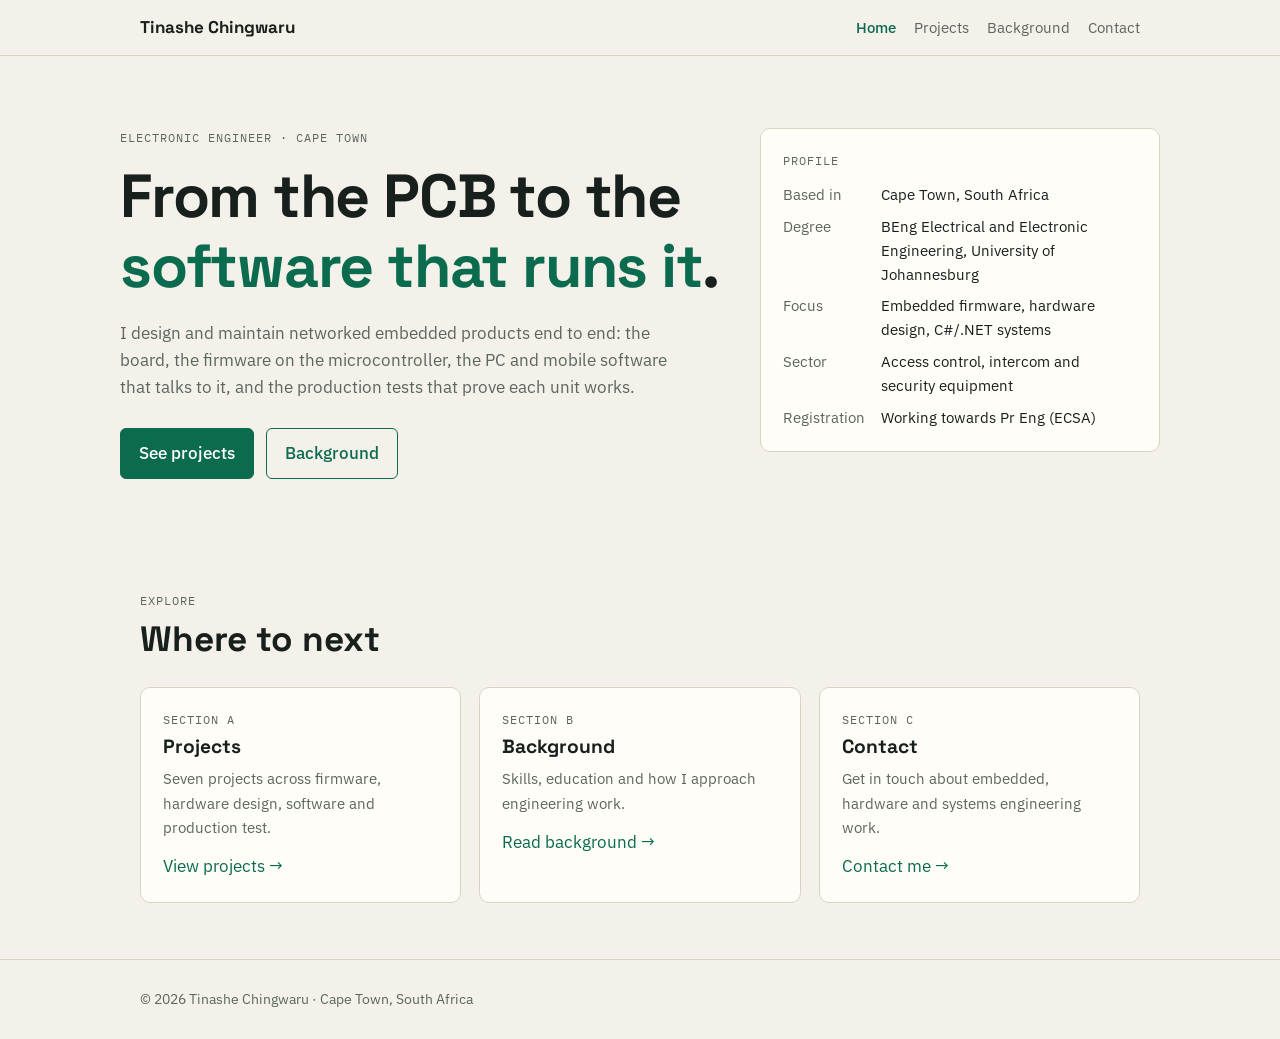
<file: index.html>
<!doctype html>
<html lang="en">
<head>
<meta charset="utf-8">
<meta name="viewport" content="width=device-width, initial-scale=1">
<title>Home | Tinashe Chingwaru</title>
<meta name="description" content="Portfolio of Tinashe Chingwaru, electronic engineer working across embedded firmware, hardware design and C#/.NET systems.">
<link rel="preconnect" href="https://fonts.googleapis.com">
<link href="https://fonts.googleapis.com/css2?family=IBM+Plex+Mono:wght@400;500&family=IBM+Plex+Sans:wght@400;500;600&family=Space+Grotesk:wght@500;700&display=swap" rel="stylesheet">
<link rel="stylesheet" href="style.css">
</head>
<body>
<header><div class="wrap"><nav><a class="brand" href="index.html">Tinashe Chingwaru</a><div class="links"><a href="index.html" class="on" aria-current="page">Home</a><a href="projects.html">Projects</a><a href="background.html">Background</a><a href="contact.html">Contact</a></div></nav></div></header>
<main>
<div class="wrap hero" id="home">
  <div>
    <div class="mono">Electronic engineer · Cape Town</div>
    <h1>From the PCB to the <span>software that runs it</span>.</h1>
    <p>I design and maintain networked embedded products end to end: the board, the firmware on the microcontroller, the PC and mobile software that talks to it, and the production tests that prove each unit works.</p>
    <div class="btns">
      <a class="btn primary" href="projects.html">See projects</a>
      <a class="btn ghost" href="background.html">Background</a>
    </div>
  </div>
  <aside class="card profile">
    <div class="mono">Profile</div>
    <dl>
      <dt>Based in</dt><dd>Cape Town, South Africa</dd>
      <dt>Degree</dt><dd>BEng Electrical and Electronic Engineering, University of Johannesburg</dd>
      <dt>Focus</dt><dd>Embedded firmware, hardware design, C#/.NET systems</dd>
      <dt>Sector</dt><dd>Access control, intercom and security equipment</dd>
      <dt>Registration</dt><dd>Working towards Pr Eng (ECSA)</dd>
    </dl>
  </aside>
</div>
<section><div class="wrap"><div class="mono">Explore</div><h2>Where to next</h2><div class="grid explore">
<a class="card" href="projects.html" style="text-decoration:none;color:inherit"><div class="mono">Section A</div><h3>Projects</h3><p>Seven projects across firmware, hardware design, software and production test.</p><span style="color:var(--accent)">View projects →</span></a>
<a class="card" href="background.html" style="text-decoration:none;color:inherit"><div class="mono">Section B</div><h3>Background</h3><p>Skills, education and how I approach engineering work.</p><span style="color:var(--accent)">Read background →</span></a>
<a class="card" href="contact.html" style="text-decoration:none;color:inherit"><div class="mono">Section C</div><h3>Contact</h3><p>Get in touch about embedded, hardware and systems engineering work.</p><span style="color:var(--accent)">Contact me →</span></a>
</div></div></section>
</main>
<footer><div class="wrap">© 2026 Tinashe Chingwaru · Cape Town, South Africa</div></footer>
</body>
</html>
</file>
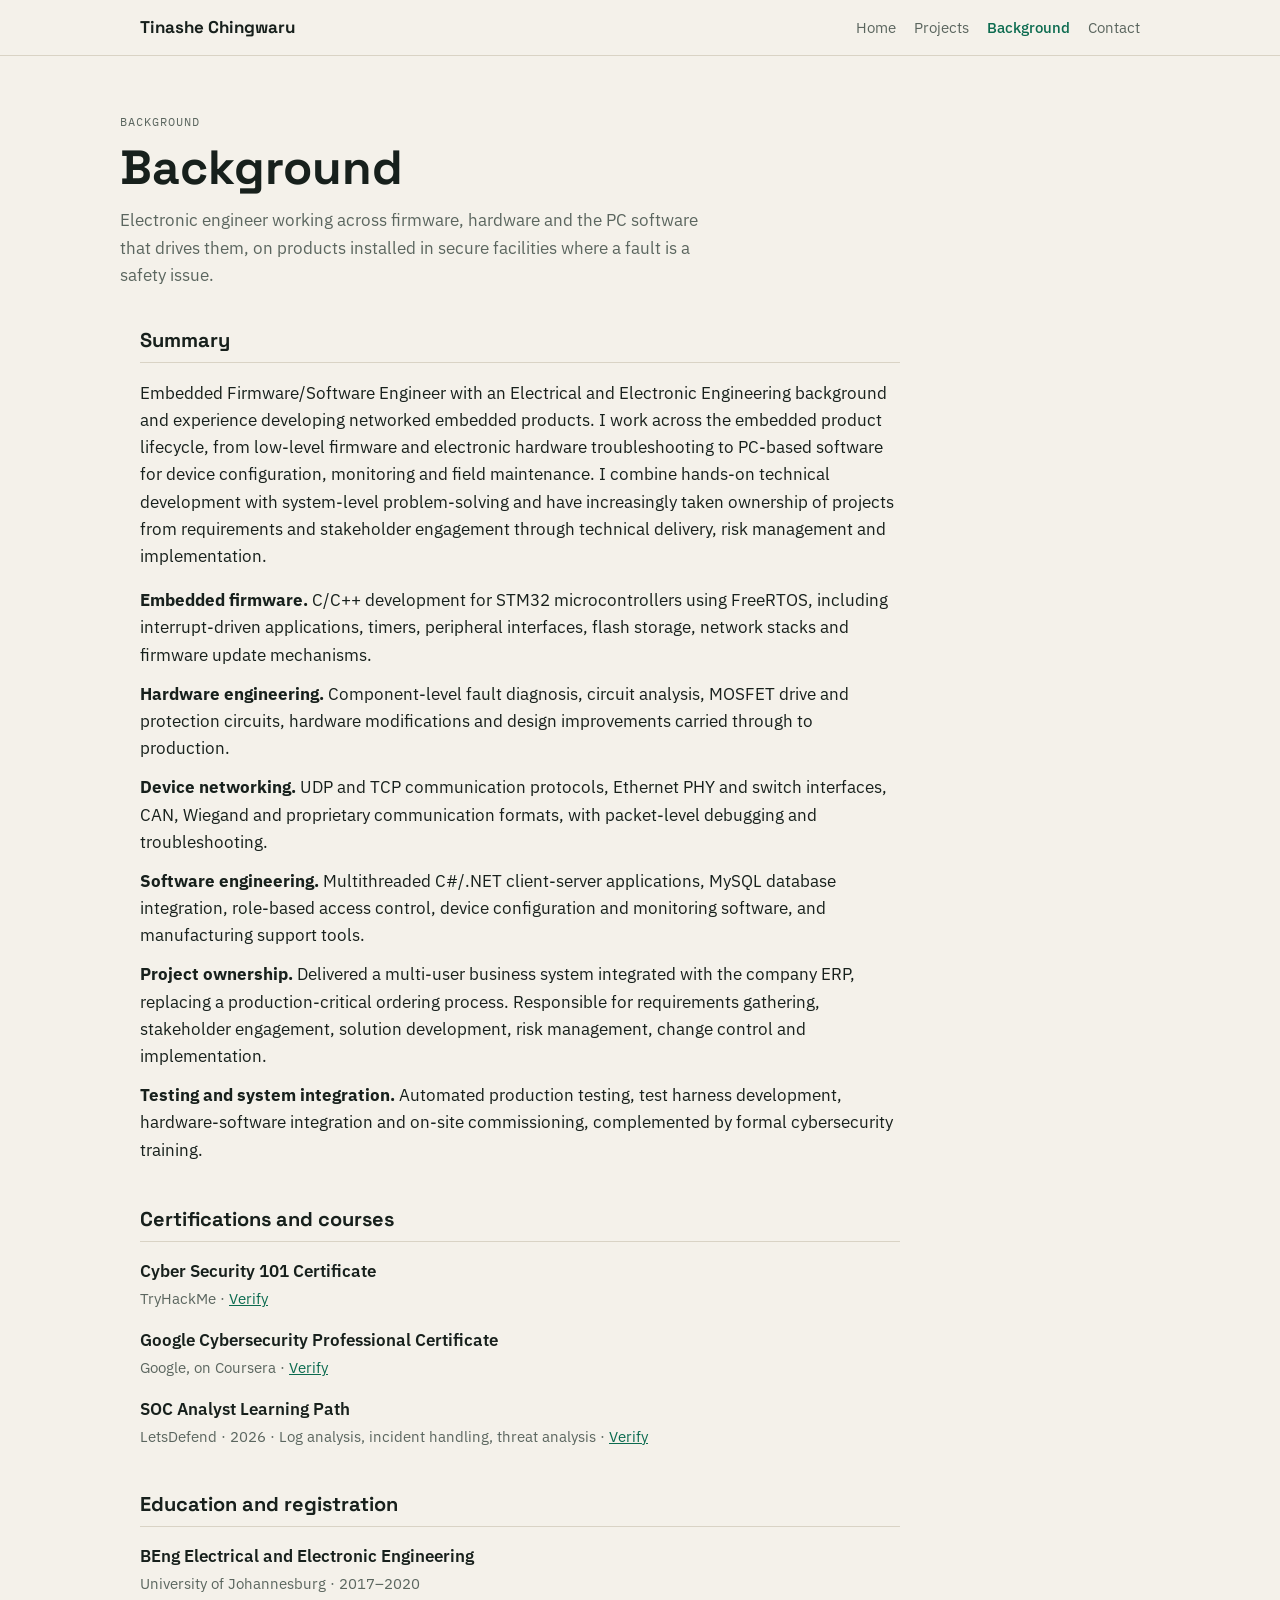
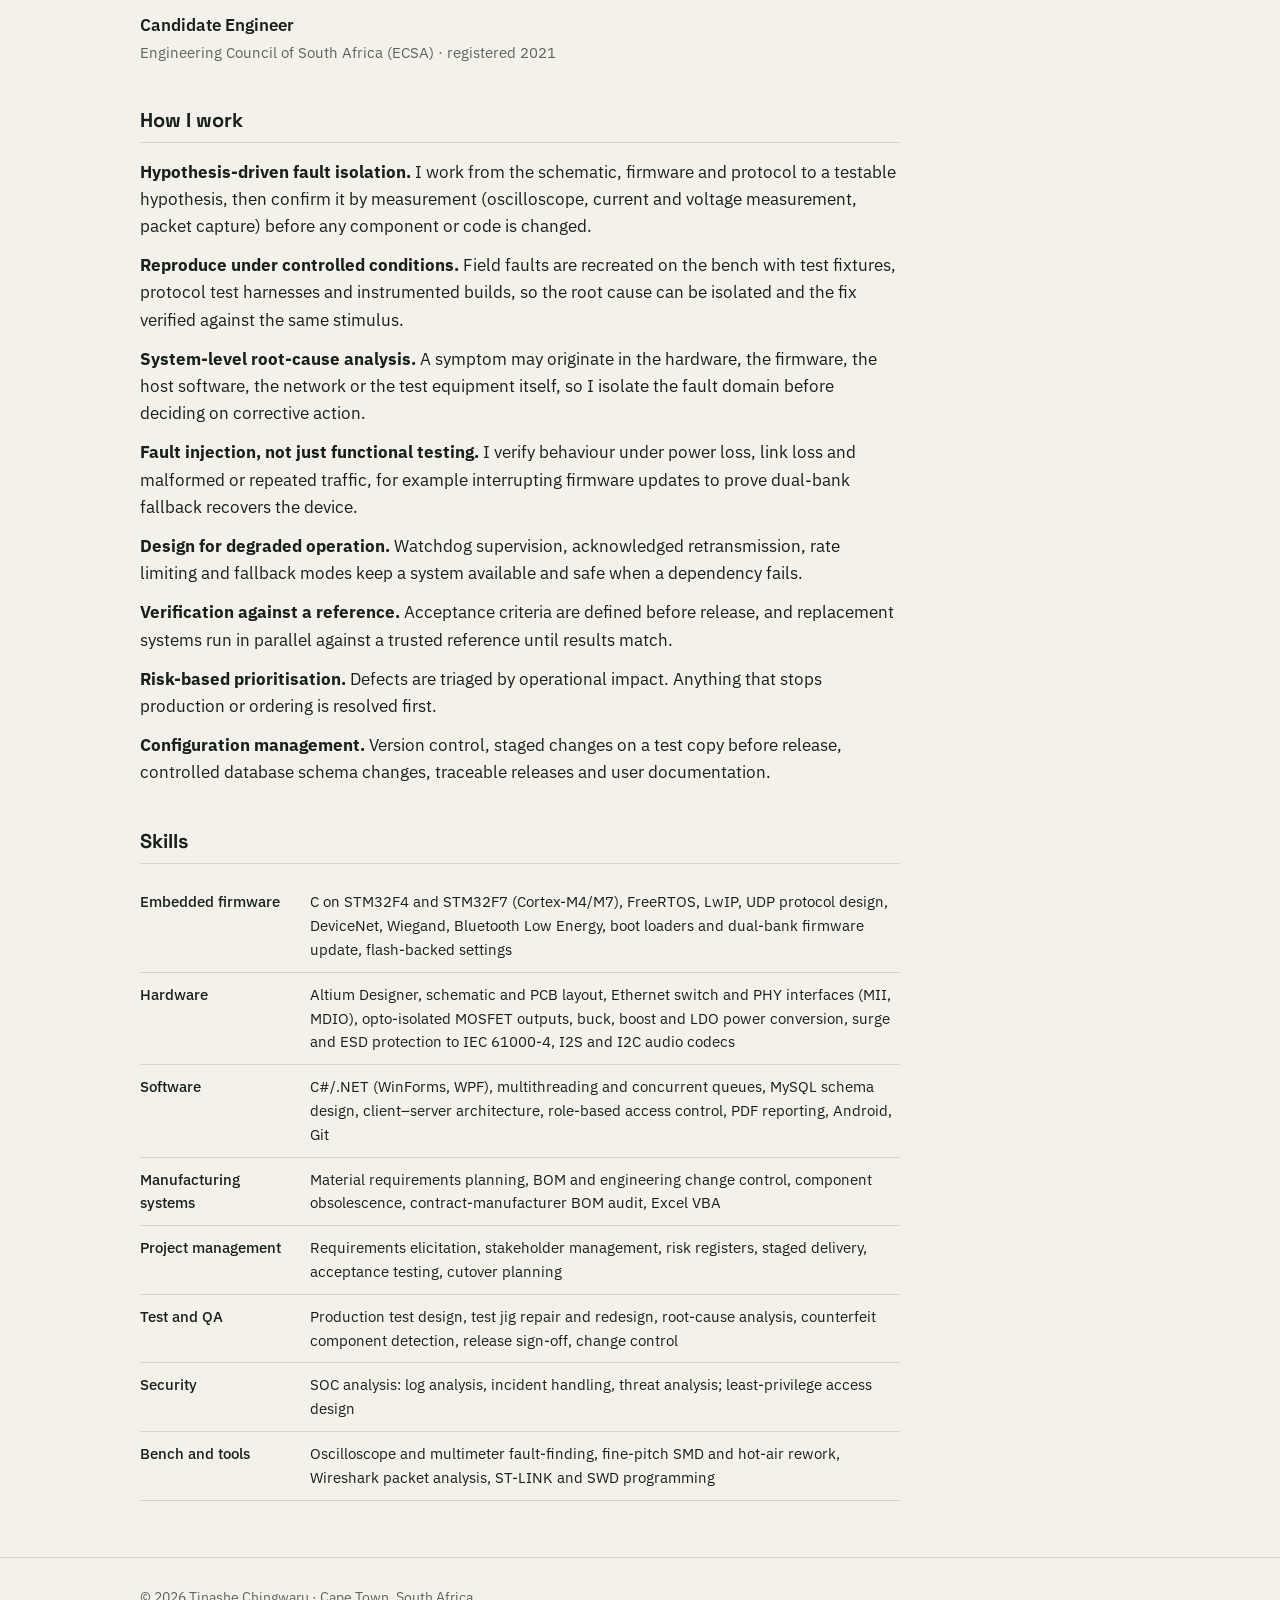
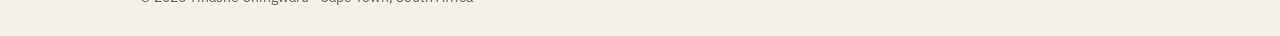
<file: background.html>
<!doctype html>
<html lang="en">
<head>
<meta charset="utf-8">
<meta name="viewport" content="width=device-width, initial-scale=1">
<title>Background | Tinashe Chingwaru</title>
<meta name="description" content="Portfolio of Tinashe Chingwaru, electronic engineer working across embedded firmware, hardware design and C#/.NET systems.">
<link rel="preconnect" href="https://fonts.googleapis.com">
<link href="https://fonts.googleapis.com/css2?family=IBM+Plex+Mono:wght@400;500&family=IBM+Plex+Sans:wght@400;500;600&family=Space+Grotesk:wght@500;700&display=swap" rel="stylesheet">
<link rel="stylesheet" href="style.css">
<style>
  .bg-section { padding-top: 40px; }
  .bg { max-width: 760px; }
  .bg .block + .block { margin-top: 44px; }
  .bg h2 { font-size: 1.25rem; margin: 0 0 16px; padding-bottom: 10px; border-bottom: 1px solid var(--line); }
  .entry + .entry { margin-top: 16px; }
  .entry .name { font-weight: 600; }
  .entry .meta { color: var(--muted); font-size: .93rem; margin-top: 2px; }
  .bg ul.plain { list-style: none; padding: 0; margin: 0; }
  .bg ul.plain li + li { margin-top: 12px; }
  .bg td:first-child { width: 170px; color: var(--ink); font-weight: 500; }
  @media (max-width: 560px) {
    .bg td { display: block; width: auto; border: 0; padding: 0; }
    .bg td:first-child { padding-top: 14px; }
    .bg tr { display: block; border-bottom: 1px solid var(--line); padding-bottom: 12px; }
  }
</style>
</head>
<body>
<header><div class="wrap"><nav><a class="brand" href="index.html">Tinashe Chingwaru</a><div class="links"><a href="index.html">Home</a><a href="projects.html">Projects</a><a href="background.html" class="on" aria-current="page">Background</a><a href="contact.html">Contact</a></div></nav></div></header>
<main>
<div class="wrap page-head"><div class="mono">Background</div><h1>Background</h1><p>Electronic engineer working across firmware, hardware and the PC software that drives them, on products installed in secure facilities where a fault is a safety issue.</p></div>

<section class="bg-section"><div class="wrap"><div class="bg">

<div class="block">
    <h2>Summary</h2>
    <p>Embedded Firmware/Software Engineer with an Electrical and Electronic Engineering background and experience developing networked embedded products. I work across the embedded product lifecycle, from low-level firmware and electronic hardware troubleshooting to PC-based software for device configuration, monitoring and field maintenance. I combine hands-on technical development with system-level problem-solving and have increasingly taken ownership of projects from requirements and stakeholder engagement through technical delivery, risk management and implementation.</p>
    <ul class="plain" style="margin-top:16px">
      <li><strong>Embedded firmware.</strong> C/C++ development for STM32 microcontrollers using FreeRTOS, including interrupt-driven applications, timers, peripheral interfaces, flash storage, network stacks and firmware update mechanisms.</li>
      <li><strong>Hardware engineering.</strong> Component-level fault diagnosis, circuit analysis, MOSFET drive and protection circuits, hardware modifications and design improvements carried through to production.</li>
      <li><strong>Device networking.</strong> UDP and TCP communication protocols, Ethernet PHY and switch interfaces, CAN, Wiegand and proprietary communication formats, with packet-level debugging and troubleshooting.</li>
      <li><strong>Software engineering.</strong> Multithreaded C#/.NET client-server applications, MySQL database integration, role-based access control, device configuration and monitoring software, and manufacturing support tools.</li>
      <li><strong>Project ownership.</strong> Delivered a multi-user business system integrated with the company ERP, replacing a production-critical ordering process. Responsible for requirements gathering, stakeholder engagement, solution development, risk management, change control and implementation.</li>
      <li><strong>Testing and system integration.</strong> Automated production testing, test harness development, hardware-software integration and on-site commissioning, complemented by formal cybersecurity training.</li>
    </ul>
</div>

  <div class="block">
    <h2>Certifications and courses</h2>
    <div class="entry">
      <div class="name">Cyber Security 101 Certificate</div>
      <div class="meta">TryHackMe · <a href="https://tryhackme.com/certificate/THM-AYOXTJOSTR" target="_blank" rel="noopener">Verify</a></div>
    </div>
    
    <div class="entry">
      <div class="name">Google Cybersecurity Professional Certificate</div>
      <div class="meta">Google, on Coursera · <a href="https://www.coursera.org/account/accomplishments/specialization/LNMT3Y32QI1O" target="_blank" rel="noopener">Verify</a></div>
    </div>
    <div class="entry">
      <div class="name">SOC Analyst Learning Path</div>
      <div class="meta">LetsDefend · 2026 · Log analysis, incident handling, threat analysis · <a href="https://app.letsdefend.io/certificate/show/6c3ce4e1-76dd-49f5-acb4-a8f406735728" target="_blank" rel="noopener">Verify</a></div>
    </div>
  </div>

  <div class="block">
    <h2>Education and registration</h2>
    <div class="entry">
      <div class="name">BEng Electrical and Electronic Engineering</div>
      <div class="meta">University of Johannesburg · 2017–2020</div>
    </div>
    <div class="entry">
      <div class="name">Candidate Engineer</div>
      <div class="meta">Engineering Council of South Africa (ECSA) · registered 2021</div>
    </div>
  </div>

  <div class="block">
    <h2>How I work</h2>
    <ul class="plain">
      <li><strong>Hypothesis-driven fault isolation.</strong> I work from the schematic, firmware and protocol to a testable hypothesis, then confirm it by measurement (oscilloscope, current and voltage measurement, packet capture) before any component or code is changed.</li>
      <li><strong>Reproduce under controlled conditions.</strong> Field faults are recreated on the bench with test fixtures, protocol test harnesses and instrumented builds, so the root cause can be isolated and the fix verified against the same stimulus.</li>
      <li><strong>System-level root-cause analysis.</strong> A symptom may originate in the hardware, the firmware, the host software, the network or the test equipment itself, so I isolate the fault domain before deciding on corrective action.</li>
      <li><strong>Fault injection, not just functional testing.</strong> I verify behaviour under power loss, link loss and malformed or repeated traffic, for example interrupting firmware updates to prove dual-bank fallback recovers the device.</li>
      <li><strong>Design for degraded operation.</strong> Watchdog supervision, acknowledged retransmission, rate limiting and fallback modes keep a system available and safe when a dependency fails.</li>
      <li><strong>Verification against a reference.</strong> Acceptance criteria are defined before release, and replacement systems run in parallel against a trusted reference until results match.</li>
      <li><strong>Risk-based prioritisation.</strong> Defects are triaged by operational impact. Anything that stops production or ordering is resolved first.</li>
      <li><strong>Configuration management.</strong> Version control, staged changes on a test copy before release, controlled database schema changes, traceable releases and user documentation.</li>
    </ul>
  </div>

  <div class="block">
    <h2>Skills</h2>
    <table>
      <tr><td>Embedded firmware</td><td>C on STM32F4 and STM32F7 (Cortex-M4/M7), FreeRTOS, LwIP, UDP protocol design, DeviceNet, Wiegand, Bluetooth Low Energy, boot loaders and dual-bank firmware update, flash-backed settings</td></tr>
      <tr><td>Hardware</td><td>Altium Designer, schematic and PCB layout, Ethernet switch and PHY interfaces (MII, MDIO), opto-isolated MOSFET outputs, buck, boost and LDO power conversion, surge and ESD protection to IEC 61000-4, I2S and I2C audio codecs</td></tr>
      <tr><td>Software</td><td>C#/.NET (WinForms, WPF), multithreading and concurrent queues, MySQL schema design, client–server architecture, role-based access control, PDF reporting, Android, Git</td></tr>
      <tr><td>Manufacturing systems</td><td>Material requirements planning, BOM and engineering change control, component obsolescence, contract-manufacturer BOM audit, Excel VBA</td></tr>
      <tr><td>Project management</td><td>Requirements elicitation, stakeholder management, risk registers, staged delivery, acceptance testing, cutover planning</td></tr>
      <tr><td>Test and QA</td><td>Production test design, test jig repair and redesign, root-cause analysis, counterfeit component detection, release sign-off, change control</td></tr>
      <tr><td>Security</td><td>SOC analysis: log analysis, incident handling, threat analysis; least-privilege access design</td></tr>
      <tr><td>Bench and tools</td><td>Oscilloscope and multimeter fault-finding, fine-pitch SMD and hot-air rework, Wireshark packet analysis, ST-LINK and SWD programming</td></tr>
    </table>
  </div>

  <!-- CV: upload your CV as cv.pdf next to this file, then remove these comment marks:
  <p style="margin-top:32px"><a class="btn ghost" href="cv.pdf" download>Download CV</a></p>
  -->

</div></div></section>
</main>
<footer><div class="wrap">© 2026 Tinashe Chingwaru · Cape Town, South Africa</div></footer>
</body>
</html>
</file>
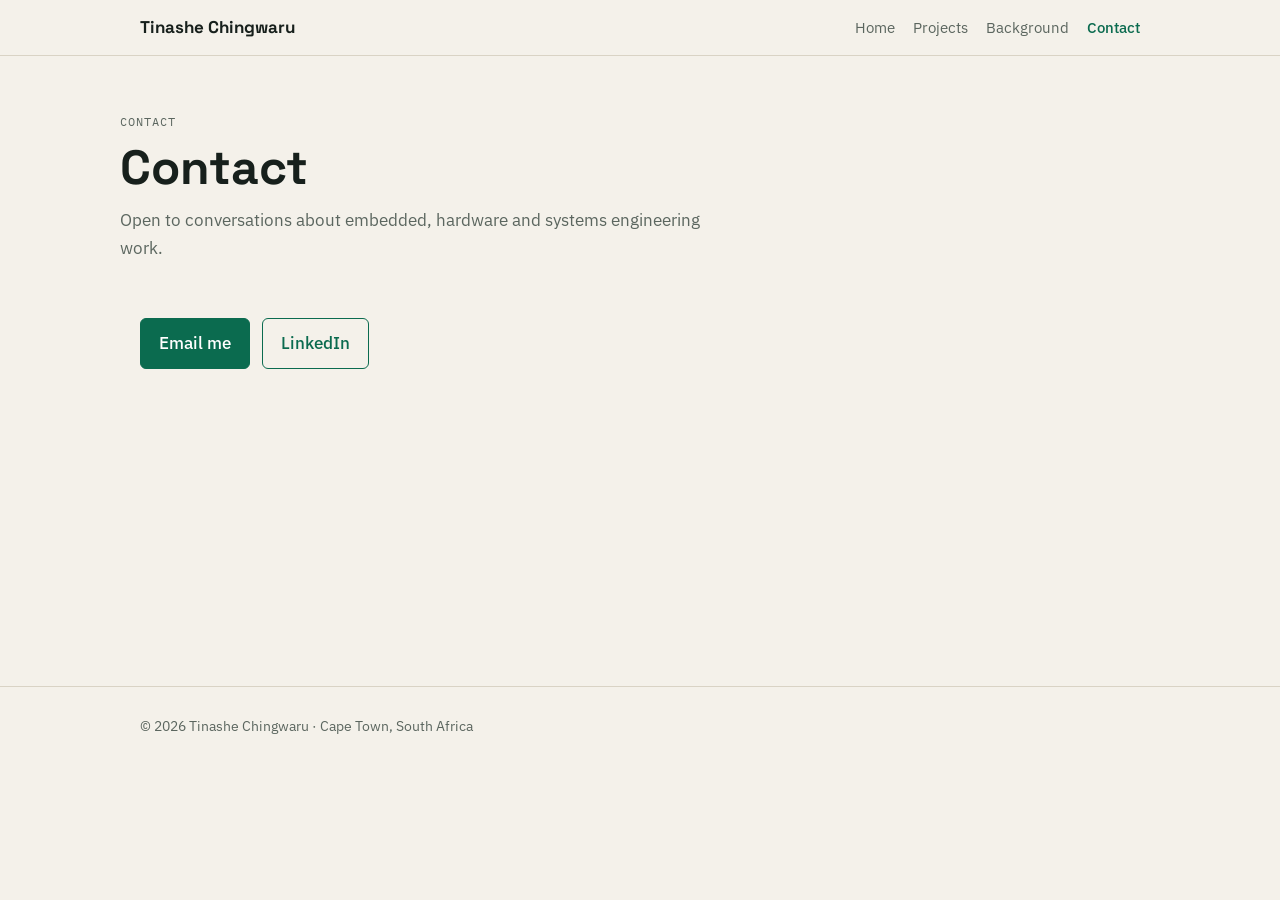
<file: contact.html>
<!doctype html>
<html lang="en">
<head>
<meta charset="utf-8">
<meta name="viewport" content="width=device-width, initial-scale=1">
<title>Contact | Tinashe Chingwaru</title>
<meta name="description" content="Portfolio of Tinashe Chingwaru, electronic engineer working across embedded firmware, hardware design and C#/.NET systems.">
<link rel="preconnect" href="https://fonts.googleapis.com">
<link href="https://fonts.googleapis.com/css2?family=IBM+Plex+Mono:wght@400;500&family=IBM+Plex+Sans:wght@400;500;600&family=Space+Grotesk:wght@500;700&display=swap" rel="stylesheet">
<link rel="stylesheet" href="style.css">
</head>
<body>
<header><div class="wrap"><nav><a class="brand" href="index.html">Tinashe Chingwaru</a><div class="links"><a href="index.html">Home</a><a href="projects.html">Projects</a><a href="background.html">Background</a><a href="contact.html" class="on" aria-current="page">Contact</a></div></nav></div></header>
<main>
<div class="wrap page-head"><div class="mono">Contact</div><h1>Contact</h1><p>Open to conversations about embedded, hardware and systems engineering work.</p></div>
<section><div class="wrap">
    
    
    <div class="btns">
      <!-- Replace the two links below with your own -->
      <a class="btn primary" href="mailto:YOUR-EMAIL">Email me</a>
      <a class="btn ghost" href="https://www.linkedin.com/in/tinashe-chingwaru-0801351aa">LinkedIn</a>
    </div>
  </div></section>
</main>
<footer><div class="wrap">© 2026 Tinashe Chingwaru · Cape Town, South Africa</div></footer>
</body>
</html>
</file>
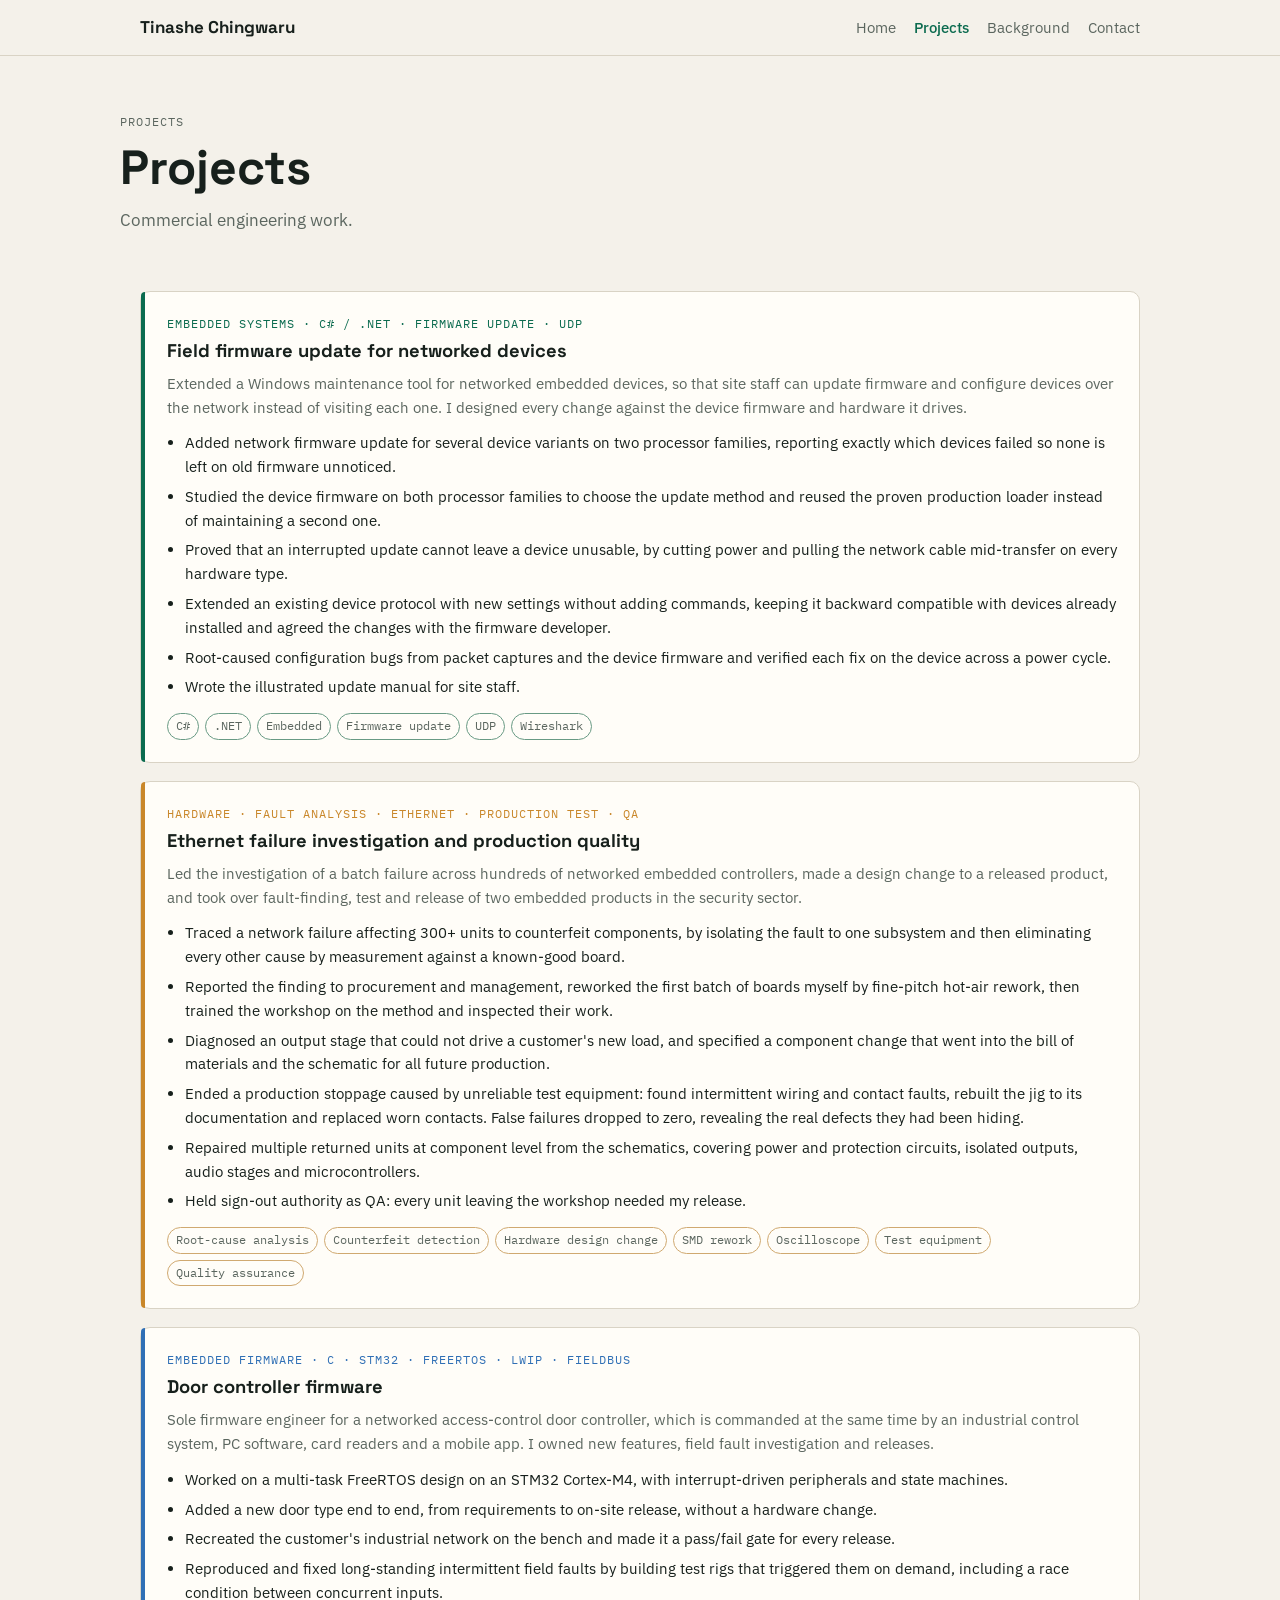
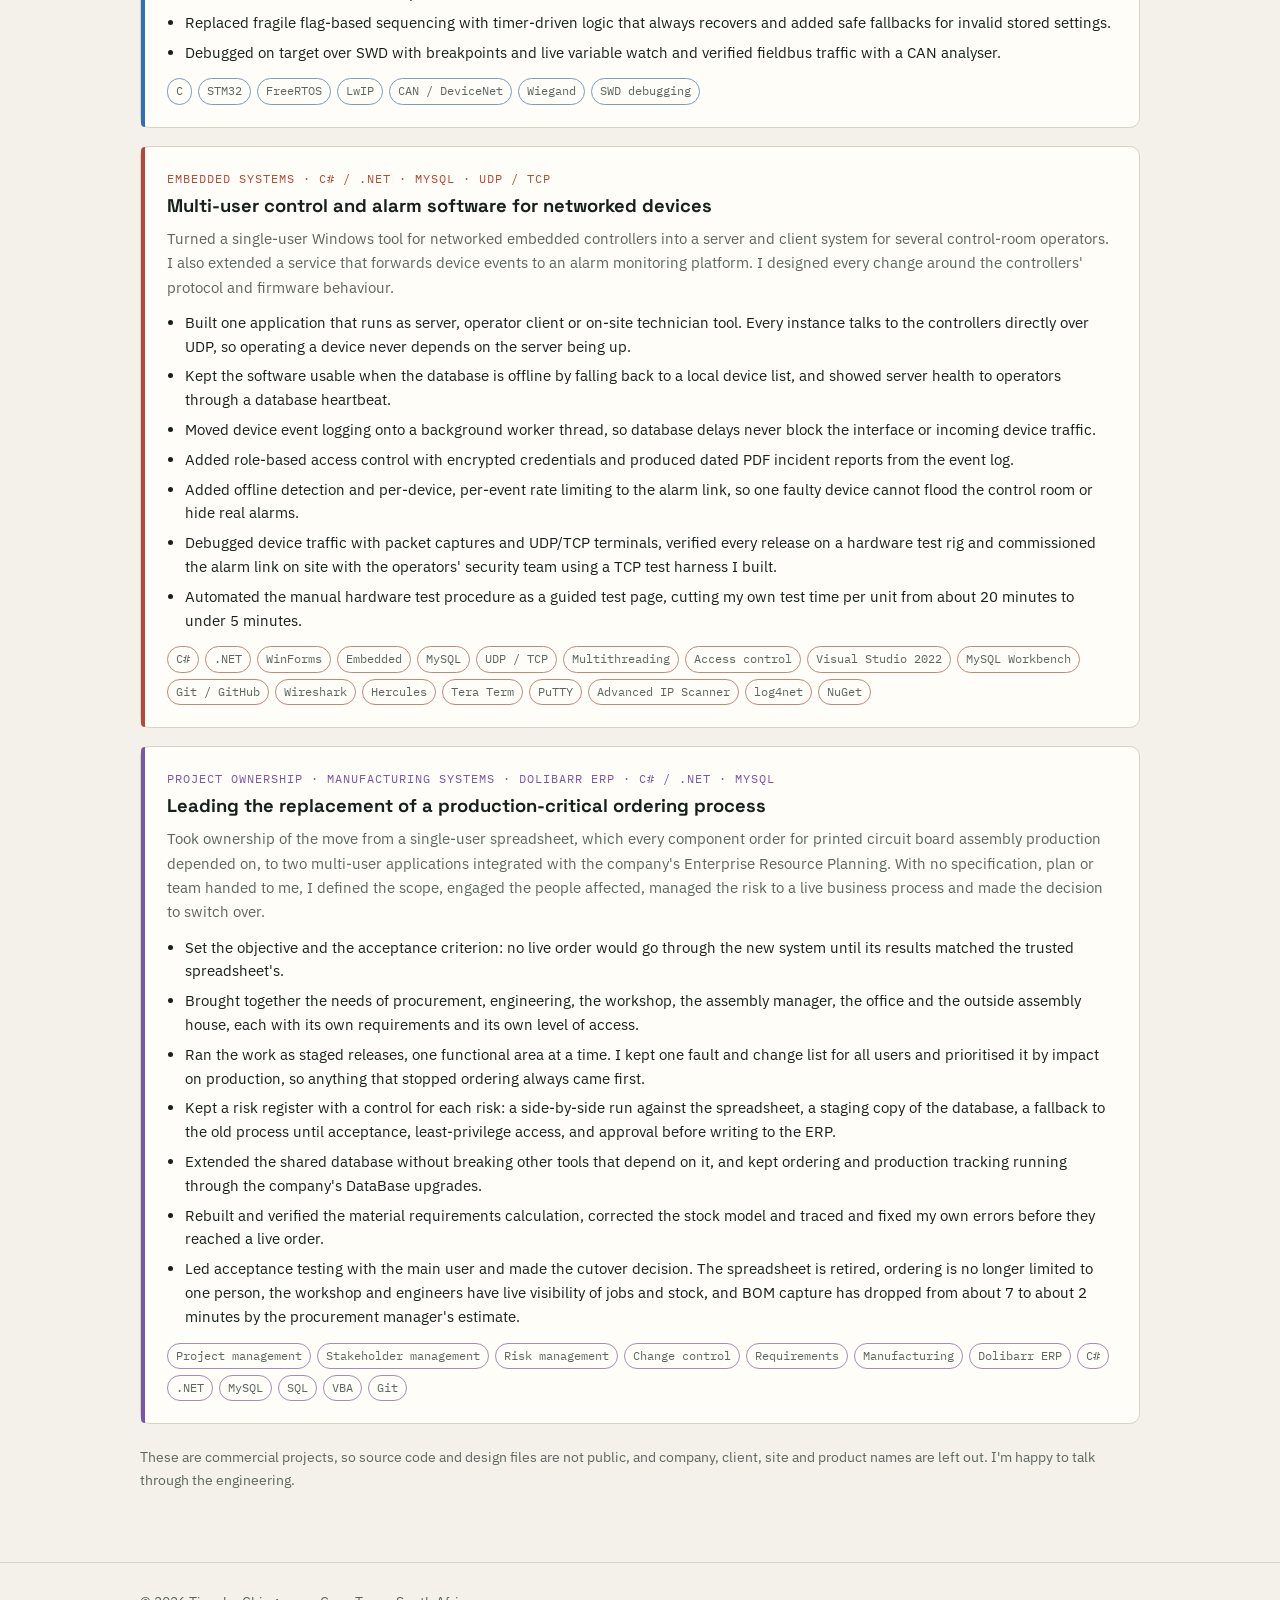
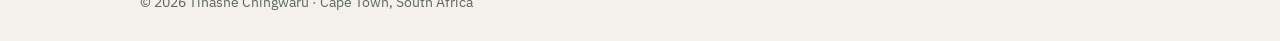
<file: projects.html>
<!doctype html>
<html lang="en">
<head>
<meta charset="utf-8">
<meta name="viewport" content="width=device-width, initial-scale=1">
<title>Projects | Tinashe Chingwaru</title>
<meta name="description" content="Portfolio of Tinashe Chingwaru, electronic engineer working across embedded firmware, hardware design and C#/.NET systems.">
<link rel="preconnect" href="https://fonts.googleapis.com">
<link rel="preconnect" href="https://fonts.gstatic.com" crossorigin>
<link href="https://fonts.googleapis.com/css2?family=IBM+Plex+Mono:wght@400;500&family=IBM+Plex+Sans:wght@400;500;600&family=Space+Grotesk:wght@500;700&display=swap" rel="stylesheet">
<link rel="stylesheet" href="style.css">
</head>
<body>
<header><div class="wrap"><nav><a class="brand" href="index.html">Tinashe Chingwaru</a><div class="links"><a href="index.html">Home</a><a href="projects.html" class="on" aria-current="page">Projects</a><a href="background.html">Background</a><a href="contact.html">Contact</a></div></nav></div></header>
<main>
<div class="wrap page-head"><div class="mono">Projects</div><h1>Projects</h1><p>Commercial engineering work.</p></div>
<section><div class="wrap">

    <div class="grid" style="display:grid; grid-template-columns:1fr;">

        <article class="card proj">
        <div class="mono">Embedded systems · C# / .NET · Firmware update · UDP</div>
        <h3>Field firmware update for networked devices</h3>
        <p>Extended a Windows maintenance tool for networked embedded devices, so that site staff can update firmware and configure devices over the network instead of visiting each one. I designed every change against the device firmware and hardware it drives.</p>
        <ul>
          <li>Added network firmware update for several device variants on two processor families, reporting exactly which devices failed so none is left on old firmware unnoticed.</li>
          <li>Studied the device firmware on both processor families to choose the update method and reused the proven production loader instead of maintaining a second one.</li>
          <li>Proved that an interrupted update cannot leave a device unusable, by cutting power and pulling the network cable mid-transfer on every hardware type.</li>
          <li>Extended an existing device protocol with new settings without adding commands, keeping it backward compatible with devices already installed and agreed the changes with the firmware developer.</li>
          <li>Root-caused configuration bugs from packet captures and the device firmware and verified each fix on the device across a power cycle.</li>
          <li>Wrote the illustrated update manual for site staff.</li>
        </ul>
        <div class="tags"><span>C#</span><span>.NET</span><span>Embedded</span><span>Firmware update</span><span>UDP</span><span>Wireshark</span></div>
      </article>
        
    <article class="card proj">
        <div class="mono">Hardware · Fault analysis · Ethernet · Production test · QA</div>
        <h3>Ethernet failure investigation and production quality</h3>
        <p>Led the investigation of a batch failure across hundreds of networked embedded controllers, made a design change to a released product, and took over fault-finding, test and release of two embedded products in the security sector.</p>
        <ul>
          <li>Traced a network failure affecting 300+ units to counterfeit components, by isolating the fault to one subsystem and then eliminating every other cause by measurement against a known-good board.</li>
          <li>Reported the finding to procurement and management, reworked the first batch of boards myself by fine-pitch hot-air rework, then trained the workshop on the method and inspected their work.</li>
          <li>Diagnosed an output stage that could not drive a customer's new load, and specified a component change that went into the bill of materials and the schematic for all future production.</li>
          <li>Ended a production stoppage caused by unreliable test equipment: found intermittent wiring and contact faults, rebuilt the jig to its documentation and replaced worn contacts. False failures dropped to zero, revealing the real defects they had been hiding.</li>
          <li>Repaired multiple returned units at component level from the schematics, covering power and protection circuits, isolated outputs, audio stages and microcontrollers.</li>
          <li>Held sign-out authority as QA: every unit leaving the workshop needed my release.</li>
        </ul>
        <div class="tags"><span>Root-cause analysis</span><span>Counterfeit detection</span><span>Hardware design change</span><span>SMD rework</span><span>Oscilloscope</span><span>Test equipment</span><span>Quality assurance</span></div>
      </article>

        <article class="card proj">
        <div class="mono">Embedded firmware · C · STM32 · FreeRTOS · LwIP · Fieldbus</div>
        <h3>Door controller firmware</h3>
        <p>Sole firmware engineer for a networked access-control door controller, which is commanded at the same time by an industrial control system, PC software, card readers and a mobile app. I owned new features, field fault investigation and releases.</p>
        <ul>
          <li>Worked on a multi-task FreeRTOS design on an STM32 Cortex-M4, with interrupt-driven peripherals and state machines.</li>
          <li>Added a new door type end to end, from requirements to on-site release, without a hardware change.</li>
          <li>Recreated the customer's industrial network on the bench and made it a pass/fail gate for every release.</li>
          <li>Reproduced and fixed long-standing intermittent field faults by building test rigs that triggered them on demand, including a race condition between concurrent inputs.</li>
          <li>Replaced fragile flag-based sequencing with timer-driven logic that always recovers and added safe fallbacks for invalid stored settings.</li>
          <li>Debugged on target over SWD with breakpoints and live variable watch and verified fieldbus traffic with a CAN analyser.</li>
        </ul>
        <div class="tags"><span>C</span><span>STM32</span><span>FreeRTOS</span><span>LwIP</span><span>CAN / DeviceNet</span><span>Wiegand</span><span>SWD debugging</span></div>
      </article>
        
    <article class="card proj">
        <div class="mono">Embedded systems · C# / .NET · MySQL · UDP / TCP</div>
        <h3>Multi-user control and alarm software for networked devices</h3>
        <p>Turned a single-user Windows tool for networked embedded controllers into a server and client system for several control-room operators. I also extended a service that forwards device events to an alarm monitoring platform. I designed every change around the controllers' protocol and firmware behaviour.</p>
        <ul>
          <li>Built one application that runs as server, operator client or on-site technician tool. Every instance talks to the controllers directly over UDP, so operating a device never depends on the server being up.</li>
          <li>Kept the software usable when the database is offline by falling back to a local device list, and showed server health to operators through a database heartbeat.</li>
          <li>Moved device event logging onto a background worker thread, so database delays never block the interface or incoming device traffic.</li>
          <li>Added role-based access control with encrypted credentials and produced dated PDF incident reports from the event log.</li>
          <li>Added offline detection and per-device, per-event rate limiting to the alarm link, so one faulty device cannot flood the control room or hide real alarms.</li>
          <li>Debugged device traffic with packet captures and UDP/TCP terminals, verified every release on a hardware test rig and commissioned the alarm link on site with the operators' security team using a TCP test harness I built.</li>
          <li>Automated the manual hardware test procedure as a guided test page, cutting my own test time per unit from about 20 minutes to under 5 minutes.</li>
        </ul>
        <div class="tags"><span>C#</span><span>.NET</span><span>WinForms</span><span>Embedded</span><span>MySQL</span><span>UDP / TCP</span><span>Multithreading</span><span>Access control</span><span>Visual Studio 2022</span><span>MySQL Workbench</span><span>Git / GitHub</span><span>Wireshark</span><span>Hercules</span><span>Tera Term</span><span>PuTTY</span><span>Advanced IP Scanner</span><span>log4net</span><span>NuGet</span></div>
      </article>
        
        <article class="card proj">
        <div class="mono">Project ownership · Manufacturing systems · Dolibarr ERP · C# / .NET · MySQL</div>
        <h3>Leading the replacement of a production-critical ordering process</h3>
        <p>Took ownership of the move from a single-user spreadsheet, which every component order for printed circuit board assembly production depended on, to two multi-user applications integrated with the company's Enterprise Resource Planning. With no specification, plan or team handed to me, I defined the scope, engaged the people affected, managed the risk to a live business process and made the decision to switch over.</p>
        <ul>
          <li>Set the objective and the acceptance criterion: no live order would go through the new system until its results matched the trusted spreadsheet's.</li>
          <li>Brought together the needs of procurement, engineering, the workshop, the assembly manager, the office and the outside assembly house, each with its own requirements and its own level of access.</li>
          <li>Ran the work as staged releases, one functional area at a time. I kept one fault and change list for all users and prioritised it by impact on production, so anything that stopped ordering always came first.</li>
          <li>Kept a risk register with a control for each risk: a side-by-side run against the spreadsheet, a staging copy of the database, a fallback to the old process until acceptance, least-privilege access, and approval before writing to the ERP.</li>
          <li>Extended the shared database without breaking other tools that depend on it, and kept ordering and production tracking running through the company's DataBase upgrades.</li>
          <li>Rebuilt and verified the material requirements calculation, corrected the stock model and traced and fixed my own errors before they reached a live order.</li>
          <li>Led acceptance testing with the main user and made the cutover decision. The spreadsheet is retired, ordering is no longer limited to one person, the workshop and engineers have live visibility of jobs and stock, and BOM capture has dropped from about 7 to about 2 minutes by the procurement manager's estimate.</li>
        </ul>
        <div class="tags"><span>Project management</span><span>Stakeholder management</span><span>Risk management</span><span>Change control</span><span>Requirements</span><span>Manufacturing</span><span>Dolibarr ERP</span><span>C#</span><span>.NET</span><span>MySQL</span><span>SQL</span><span>VBA</span><span>Git</span></div>
      </article>
    </div>
    <p class="note">These are commercial projects, so source code and design files are not public, and company, client, site and product names are left out. I'm happy to talk through the engineering.</p>
  </div></section>
</main>
<footer><div class="wrap">© 2026 Tinashe Chingwaru · Cape Town, South Africa</div></footer>
</body>
</html>
</file>
<file: style.css>
:root{
  --bg:#f4f1ea; --surface:#fffdf8; --ink:#17201c; --muted:#5b665f;
  --line:#d9d3c5; --accent:#0b6b4f; --accent-ink:#ffffff; --trace:#c9872a;
}
@media (prefers-color-scheme: dark){
  :root{
    --bg:#0f1512; --surface:#161e1a; --ink:#e9efe9; --muted:#9aa79f;
    --line:#27332d; --accent:#3fc79a; --accent-ink:#06120d; --trace:#e0a54a;
  }
}
*{box-sizing:border-box}
html{scroll-behavior:smooth}
body{margin:0;background:var(--bg);color:var(--ink);font:400 17px/1.6 "IBM Plex Sans",system-ui,sans-serif}
a{color:var(--accent)}
.wrap{max-width:1040px;margin:0 auto;padding:0 20px}
.mono{font-family:"IBM Plex Mono",ui-monospace,monospace;font-size:.78rem;letter-spacing:.08em;text-transform:uppercase;color:var(--muted)}
h1,h2,h3{font-family:"Space Grotesk",sans-serif;line-height:1.15;margin:0}
header{position:sticky;top:0;z-index:5;background:color-mix(in srgb,var(--bg) 88%,transparent);backdrop-filter:blur(8px);border-bottom:1px solid var(--line)}
nav{display:flex;align-items:center;justify-content:space-between;gap:12px;padding:14px 0;flex-wrap:wrap}
.brand{font-family:"Space Grotesk",sans-serif;font-weight:700;color:var(--ink);text-decoration:none}
.links{display:flex;gap:18px;flex-wrap:wrap}
.links a{color:var(--muted);text-decoration:none;font-size:.95rem}
.links a:hover,.links a:focus-visible{color:var(--accent)}
.hero{display:grid;grid-template-columns:1.5fr 1fr;gap:40px;padding:72px 0 56px;align-items:start}
.hero h1{font-size:clamp(2.2rem,6vw,3.8rem);margin:14px 0 18px;letter-spacing:-.02em}
.hero h1 span{color:var(--accent)}
.hero p{color:var(--muted);max-width:56ch;margin:0 0 26px}
.btns{display:flex;gap:12px;flex-wrap:wrap}
.btn{display:inline-block;padding:11px 18px;border-radius:6px;text-decoration:none;font-weight:500;border:1px solid var(--accent)}
.btn.primary{background:var(--accent);color:var(--accent-ink)}
.btn.ghost{color:var(--accent)}
.card{background:var(--surface);border:1px solid var(--line);border-radius:10px;padding:22px}
.profile dl{margin:12px 0 0;display:grid;grid-template-columns:auto 1fr;gap:8px 16px;font-size:.93rem}
.profile dt{color:var(--muted)}
.profile dd{margin:0}
section{padding:56px 0}
section>.wrap>h2{font-size:clamp(1.6rem,4vw,2.2rem);margin:8px 0 28px}
.grid{display:grid;grid-template-columns:repeat(auto-fit,minmax(290px,1fr));gap:18px}
.proj{position:relative;padding-left:26px}
.proj::before{content:"";position:absolute;left:0;top:0;bottom:0;width:4px;border-radius:10px 0 0 10px;background:var(--trace)}
.proj h3{font-size:1.15rem;margin:6px 0 10px}
.proj p{margin:0 0 12px;color:var(--muted);font-size:.95rem}
.proj ul{margin:0 0 14px;padding-left:18px;font-size:.93rem}
.proj li{margin-bottom:6px}
.tags{display:flex;flex-wrap:wrap;gap:6px}
.tags span{font-family:"IBM Plex Mono",monospace;font-size:.72rem;padding:3px 8px;border:1px solid var(--line);border-radius:999px;color:var(--muted)}
.two{display:grid;grid-template-columns:1fr 1fr;gap:32px}
table{width:100%;border-collapse:collapse;font-size:.93rem}
td{padding:10px 0;border-bottom:1px solid var(--line);vertical-align:top}
td:first-child{color:var(--muted);width:38%;padding-right:14px}
.how li{margin-bottom:10px}
.note{font-size:.88rem;color:var(--muted);margin-top:22px}
footer{padding:28px 0;border-top:1px solid var(--line);color:var(--muted);font-size:.88rem}
@media (max-width:760px){.hero,.two{grid-template-columns:1fr}.hero{padding:44px 0 36px}}
@media (prefers-reduced-motion:reduce){html{scroll-behavior:auto}}
.links a.on{color:var(--accent);font-weight:500}
.page-head{padding:56px 0 0}
.page-head h1{font-size:clamp(2rem,5vw,3rem);margin:8px 0 12px}
.page-head p{color:var(--muted);max-width:60ch;margin:0}
.explore h3{font-size:1.2rem;margin:6px 0 8px}
.explore p{color:var(--muted);font-size:.95rem;margin:0 0 14px}
main{min-height:70vh}

/* Per-project colours: cycle repeats every 5 cards */
:root{
  --p1:#0b6b4f; --p2:#c9872a; --p3:#2f6fb5; --p4:#b5483a; --p5:#7a55a8;
}
@media (prefers-color-scheme: dark){
  :root{
    --p1:#3fc79a; --p2:#e0a54a; --p3:#6fa8e6; --p4:#e8857a; --p5:#b594e0;
  }
}
.grid>.proj:nth-child(5n+1){--proj:var(--p1)}
.grid>.proj:nth-child(5n+2){--proj:var(--p2)}
.grid>.proj:nth-child(5n+3){--proj:var(--p3)}
.grid>.proj:nth-child(5n+4){--proj:var(--p4)}
.grid>.proj:nth-child(5n){--proj:var(--p5)}
.proj::before{background:var(--proj,var(--trace))}
.proj>.mono,.proj h4{color:var(--proj,var(--muted))}
.proj h4{margin:18px 0 8px;font-size:.95rem}
.proj .tags span{border-color:color-mix(in srgb,var(--proj,var(--line)) 55%,var(--line))}
</file>
